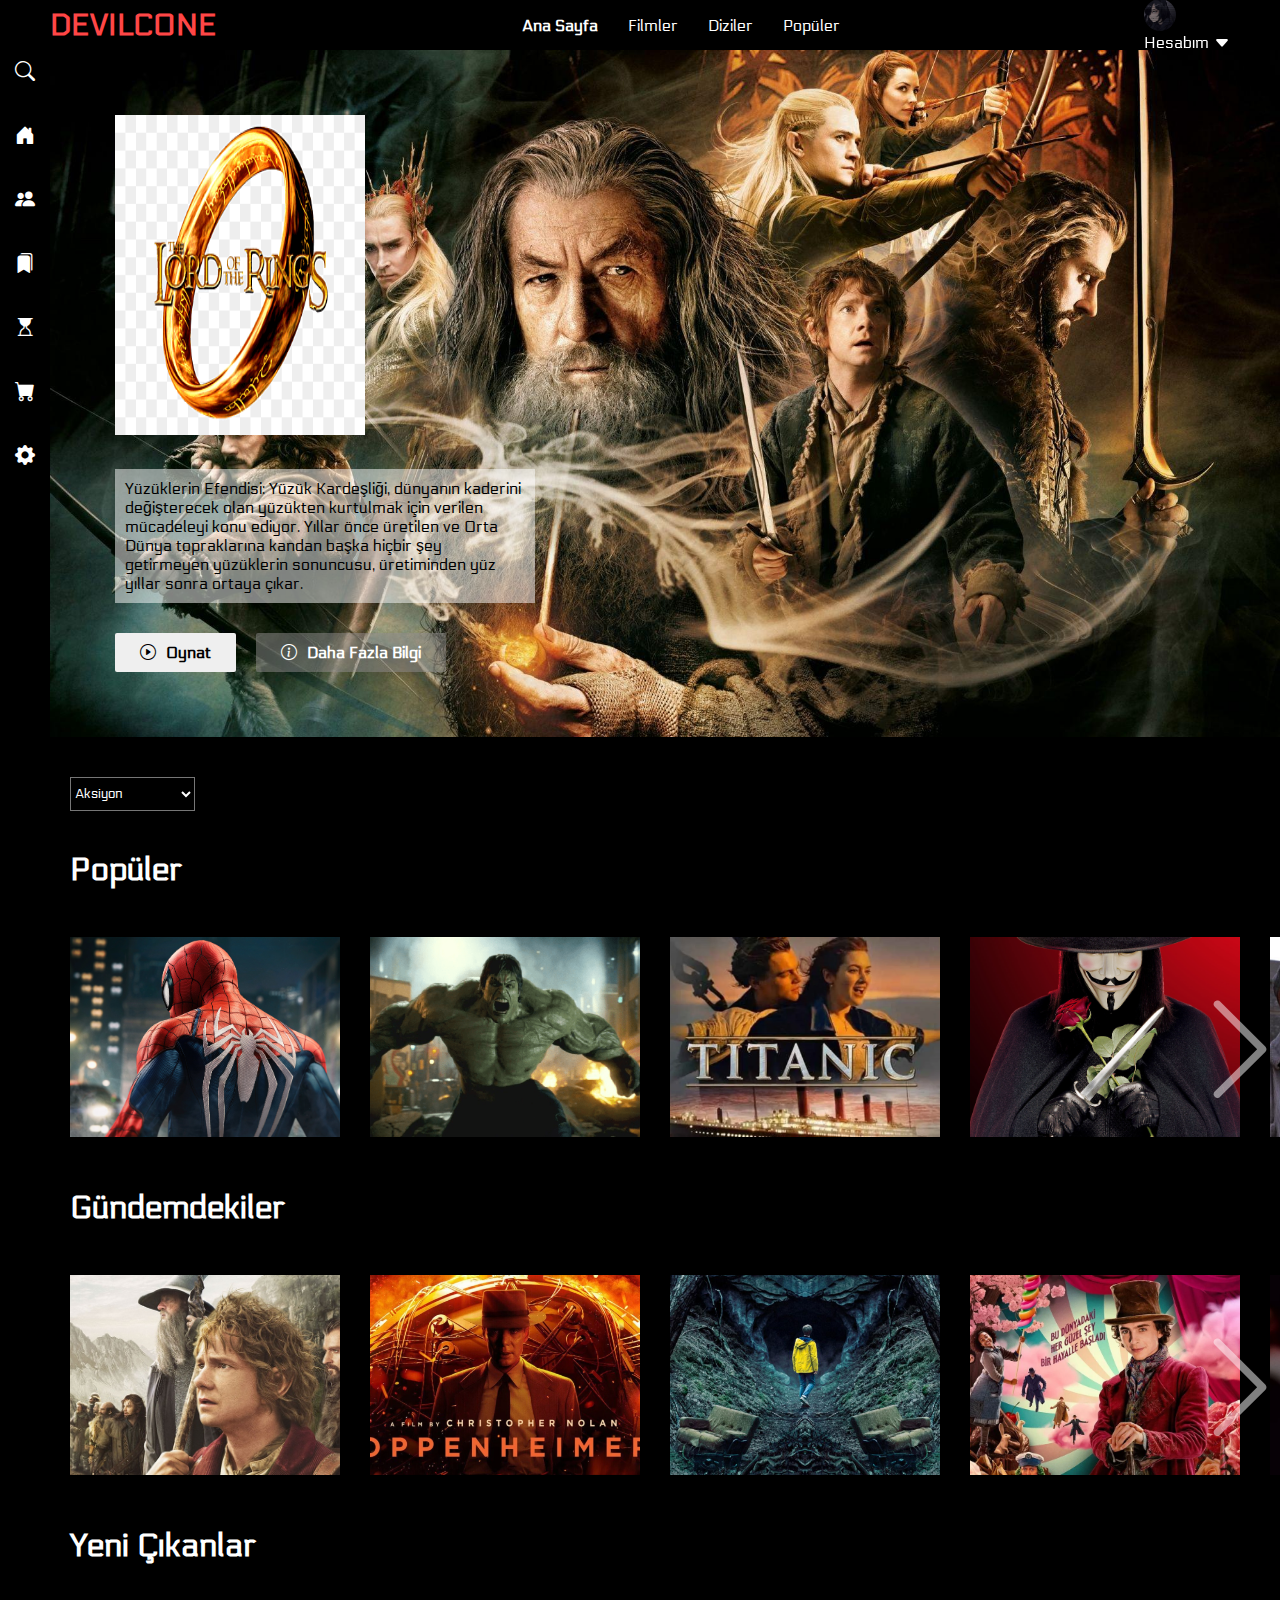
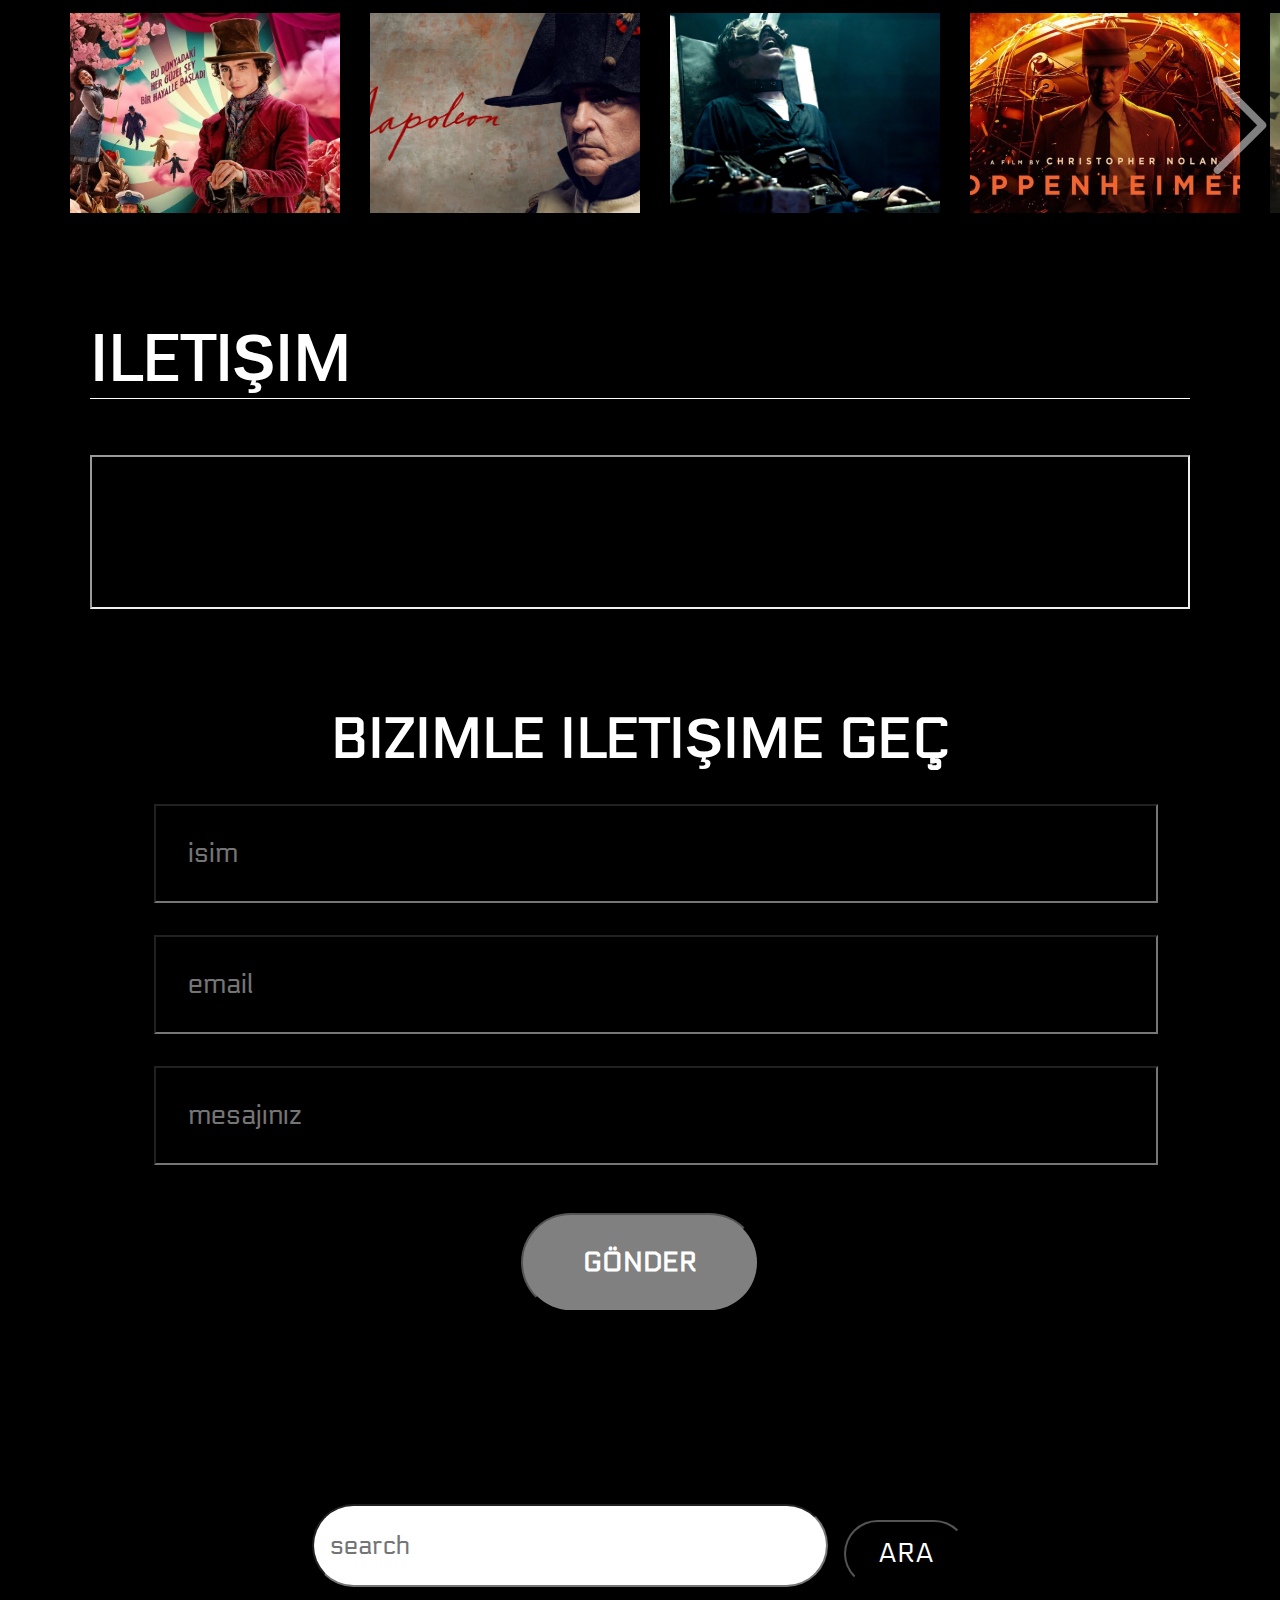
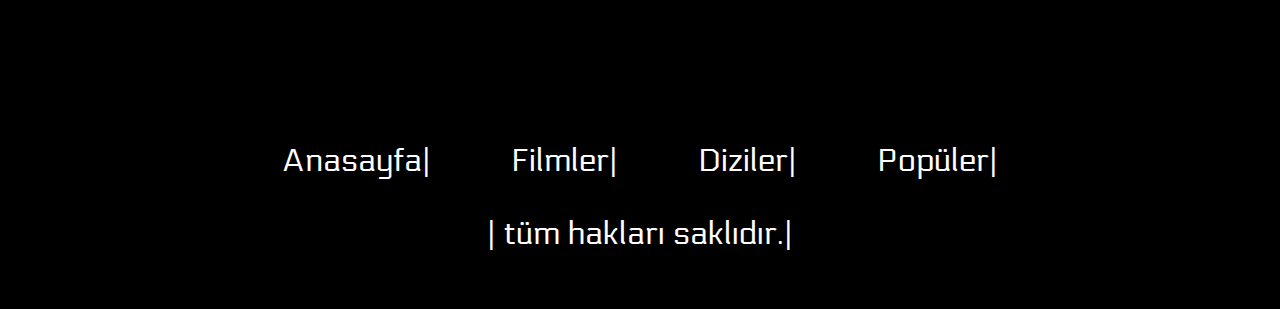
<file: film_projemiz/index.html>
<!DOCTYPE html>
<html lang="en">
  <head>

    <!--Integrated Security=SSPI;Persist Security Info=False;Initial Catalog=master;Data Source=DESKTOP-2GHLP5A\SQLEXPRESS-->
    <meta charset="UTF-8" />
    <meta name="viewport" content="width=device-width, initial-scale=1.0" />
    <title>Devilcone</title>
    <link
      rel="stylesheet"
      href="https://cdn.jsdelivr.net/npm/bootstrap-icons@1.11.1/font/bootstrap-icons.css"
    />
    <link rel="stylesheet" href="style.css" />
  </head>
  <body>
    <!--!navbar baslangıcı-->
    <div class="navbar">
      <!--cssde ulasabilmek icin-->
      <div class="navbar-wrapper">
        <div class="logo-wrapper">
          <h1 class="logo">DEVILCONE</h1>
        </div>
        <div class="menu-container">
          <ul class="menu-list">
            <li class="menu-list-item active"><a href="index.html">Ana Sayfa</a></li>
            <li class="menu-list-item"> <a href="films.html">Filmler</a></li>
            <li class="menu-list-item"><a href="series.html">Diziler</a></li>
            <li class="menu-list-item"><a href="popular.html">Popüler</a></li>
          </ul>
          <!--kopyalandı-->
          <div class="clearfix"></div>
          <script>
          $("span.menu").click(function () {
            $(".top-menu ul").slideToggle("slow", function () {});
          });
        </script>
        <!--kopyalandı-->

        </div>
        <div class="profil-container">
          <img
            class="profile-picture"
            src="img/animekizi2.jpg"
            alt=""
          />

          <div class="profile-text-container">
            <span class="profile-text"><a href="account.html">Hesabım</a></span>
            <i class="bi bi-caret-down-fill"></i>
          </div>
        </div>
      </div>
    </div>
    <!--!navbar bitisi-->

    <!--!sidebar baslangıcı-->
    <div class="sidebar">
      <i class="bi bi-search"></i>
      <a href="index.html"><i class="bi bi-house-door-fill"></i></a>
      <i class="bi bi-people-fill"></i>
      <i class="bi bi-bookmarks-fill"></i>
      <i class="bi bi-hourglass-top"></i>
      <i class="bi bi-cart-fill"></i>
      <i class="bi bi-gear-fill"></i>
    </div>
    <!--!sidebar bitisi-->

    <!--!content start-->
    <div class="container">
      <!--? featured content baslangıc-->
      <div class="content-wrapper">
        <div class="featured-content">
          <img class="featured-title" src="img/title3.png" width="400px" height="320px" alt=""  />
          <p class="featured-desc">
            Yüzüklerin Efendisi: Yüzük Kardeşliği, dünyanın kaderini
            değişterecek olan yüzükten kurtulmak için verilen mücadeleyi konu
            ediyor. Yıllar önce üretilen ve Orta Dünya topraklarına kandan başka
            hiçbir şey getirmeyen yüzüklerin sonuncusu, üretiminden yüz yıllar
            sonra ortaya çıkar.
          </p>
          <div class="featured-buttons">
            <a href="lotr.html">
            <button class="featured-button">
              <i class="bi bi-play-circle"></i>
              Oynat
            </button>
            </a>
            <button class="info-button">
              <i class="bi bi-info-circle"></i>
              Daha Fazla Bilgi
            </button>
          </div>
        </div>
      </div>
      <!-- ?featured content bitis -->

      <!--? filter start-->
      <div class="movie-list-filter">
        <select>
          <a href="action.html"><option>Aksiyon</option></a>
          <option>Animasyon</option>
          <option>Belgesel</option>
          <option>Komedi</option>
          <option>Bilim Kurgu</option>
        </select>
      </div>
      <!--? filter end-->
    </div>

    <!--? movie list start-->
    <div class="movie-list-container">
      <h1 class="movie-list-title">Popüler</h1>
      <div class="movie-list-wrapper">
        <ul class="movie-list">
          <li class="movie-item">
            <img class="movie-item-img" src="img/f1.jpg" alt="">
            <div class="movie-item-info">
              <span class="movie-item-title"><a href="spiderman.html">SPIDER-MAN</a></span>
              
              <div class="movie-item-buttons">
                <i class="bi bi-play-circle-fill"></i>
                <i class="bi bi-hand-thumbs-up-fill"></i>
                <i class="bi bi-hand-thumbs-down-fill"></i>
                <i class="bi bi-plus-circle-fill"></i>
              </div>

            </div>
            
          </li>
          <li class="movie-item">
            <img class="movie-item-img" src="img/f2.jpg" alt="">
            <div class="movie-item-info">
              <span class="movie-item-title">HULK</span>
              
              <div class="movie-item-buttons">
                <i class="bi bi-play-circle-fill"></i>
                <i class="bi bi-hand-thumbs-up-fill"></i>
                <i class="bi bi-hand-thumbs-down-fill"></i>
                <i class="bi bi-plus-circle-fill"></i>
              </div>

            </div>
            
          </li>
          <li class="movie-item">
            <img class="movie-item-img" src="img/f3.jpg" alt="">
            <div class="movie-item-info">
              <span class="movie-item-title">TITANIC</span>
              
              <div class="movie-item-buttons">
                <i class="bi bi-play-circle-fill"></i>
                <i class="bi bi-hand-thumbs-up-fill"></i>
                <i class="bi bi-hand-thumbs-down-fill"></i>
                <i class="bi bi-plus-circle-fill"></i>
              </div>

            </div>
            
          </li>
          <li class="movie-item">
            <img class="movie-item-img" src="img/f4.jpg" alt="">
            <div class="movie-item-info">
              <span class="movie-item-title">V-FOR-VANDETTA</span>
              
              <div class="movie-item-buttons">
                <i class="bi bi-play-circle-fill"></i>
                <i class="bi bi-hand-thumbs-up-fill"></i>
                <i class="bi bi-hand-thumbs-down-fill"></i>
                <i class="bi bi-plus-circle-fill"></i>
              </div>

            </div>
            </li>
            <li class="movie-item">
              <img class="movie-item-img" src="img/f5.jpg" alt="">
              <div class="movie-item-info">
                <span class="movie-item-title">ESARETİN-BEDELİ</span>
                
                <div class="movie-item-buttons">
                  <i class="bi bi-play-circle-fill"></i>
                  <i class="bi bi-hand-thumbs-up-fill"></i>
                  <i class="bi bi-hand-thumbs-down-fill"></i>
                  <i class="bi bi-plus-circle-fill"></i>
                </div>
  
              </div>
              
            </li>
            <li class="movie-item">
              <img class="movie-item-img" src="img/f6.jpg" alt="">
              <div class="movie-item-info">
                <span class="movie-item-title">INCEPTION</span>
                
                <div class="movie-item-buttons">
                  <i class="bi bi-play-circle-fill"></i>
                  <i class="bi bi-hand-thumbs-up-fill"></i>
                  <i class="bi bi-hand-thumbs-down-fill"></i>
                  <i class="bi bi-plus-circle-fill"></i>
                </div>
  
              </div>
              
            </li>
            <li class="movie-item">
              <img class="movie-item-img" src="img/f7.jpg" alt="">
              <div class="movie-item-info">
                <span class="movie-item-title">YEŞİL-YOL</span>
                
                <div class="movie-item-buttons">
                  <i class="bi bi-play-circle-fill"></i>
                  <i class="bi bi-hand-thumbs-up-fill"></i>
                  <i class="bi bi-hand-thumbs-down-fill"></i>
                  <i class="bi bi-plus-circle-fill"></i>
                </div>
  
              </div>
              
            </li>
        </ul>
        <i class="bi bi-chevron-right arrow"></i>
      </div>
    </div>

    <div class="movie-list-container">
      <h1 class="movie-list-title">Gündemdekiler</h1>
      <div class="movie-list-wrapper">
        <ul class="movie-list">
          <li class="movie-item">
            <img class="movie-item-img" src="img/f8.jpg" alt="">
            <div class="movie-item-info">
              <span class="movie-item-title">HOBBIT</span>
              
              <div class="movie-item-buttons">
                <i class="bi bi-play-circle-fill"></i>
                <i class="bi bi-hand-thumbs-up-fill"></i>
                <i class="bi bi-hand-thumbs-down-fill"></i>
                <i class="bi bi-plus-circle-fill"></i>
              </div>

            </div>
            
          </li>
          <li class="movie-item">
            <img class="movie-item-img" src="img/oppenheimer2.jpg" alt="">
            <div class="movie-item-info">
              <span class="movie-item-title">OPPENHEIMER</span>
              
              <div class="movie-item-buttons">
                <i class="bi bi-play-circle-fill"></i>
                <i class="bi bi-hand-thumbs-up-fill"></i>
                <i class="bi bi-hand-thumbs-down-fill"></i>
                <i class="bi bi-plus-circle-fill"></i>
              </div>

            </div>
            
          </li>
          <li class="movie-item">
            <img class="movie-item-img" src="img/dark.jpg" alt="">
            <div class="movie-item-info">
              <span class="movie-item-title">DARK</span>
              
              <div class="movie-item-buttons">
                <i class="bi bi-play-circle-fill"></i>
                <i class="bi bi-hand-thumbs-up-fill"></i>
                <i class="bi bi-hand-thumbs-down-fill"></i>
                <i class="bi bi-plus-circle-fill"></i>
              </div>

            </div>
            
          </li>
          <li class="movie-item">
            <img class="movie-item-img" src="img/wonka.jpg" alt="">
            <div class="movie-item-info">
              <span class="movie-item-title">WONKA</span>
              
              <div class="movie-item-buttons">
                <i class="bi bi-play-circle-fill"></i>
                <i class="bi bi-hand-thumbs-up-fill"></i>
                <i class="bi bi-hand-thumbs-down-fill"></i>
                <i class="bi bi-plus-circle-fill"></i>
              </div>

            </div>
            </li>
            <li class="movie-item">
              <img class="movie-item-img" src="img/fightclub.jpg" alt="">
              <div class="movie-item-info">
                <span class="movie-item-title">FIGHT-CLUB</span>
                
                <div class="movie-item-buttons">
                  <i class="bi bi-play-circle-fill"></i>
                  <i class="bi bi-hand-thumbs-up-fill"></i>
                  <i class="bi bi-hand-thumbs-down-fill"></i>
                  <i class="bi bi-plus-circle-fill"></i>
                </div>
  
              </div>
              
            </li>
            <li class="movie-item">
              <img class="movie-item-img" src="img/kralindonusu.jpg" alt="">
              <div class="movie-item-info">
                <span class="movie-item-title">LOTR|The Return of The King</span>
                
                <div class="movie-item-buttons">
                  <i class="bi bi-play-circle-fill"></i>
                  <i class="bi bi-hand-thumbs-up-fill"></i>
                  <i class="bi bi-hand-thumbs-down-fill"></i>
                  <i class="bi bi-plus-circle-fill"></i>
                </div>
  
              </div>
              
            </li>
            <li class="movie-item">
              <img class="movie-item-img" src="img/forrestgump.jpg" alt="">
              <div class="movie-item-info">
                <span class="movie-item-title">FORREST-GUMP</span>
                
                <div class="movie-item-buttons">
                  <i class="bi bi-play-circle-fill"></i>
                  <i class="bi bi-hand-thumbs-up-fill"></i>
                  <i class="bi bi-hand-thumbs-down-fill"></i>
                  <i class="bi bi-plus-circle-fill"></i>
                </div>
  
              </div>
              
            </li>
        </ul>
        <i class="bi bi-chevron-right arrow"></i>
      </div>
    </div>

    <div class="movie-list-container">
      <h1 class="movie-list-title">Yeni Çıkanlar</h1>
      <div class="movie-list-wrapper">
        <ul class="movie-list">
          <li class="movie-item">
            <img class="movie-item-img" src="img/wonka.jpg" alt="">
            <div class="movie-item-info">
              <span class="movie-item-title">WONKA</span>
              
              <div class="movie-item-buttons">
                <i class="bi bi-play-circle-fill"></i>
                <i class="bi bi-hand-thumbs-up-fill"></i>
                <i class="bi bi-hand-thumbs-down-fill"></i>
                <i class="bi bi-plus-circle-fill"></i>
              </div>

            </div>
            
          </li>
          <li class="movie-item">
            <img class="movie-item-img" src="img/napolyon.jpg" alt="">
            <div class="movie-item-info">
              <span class="movie-item-title">NAPOLYON</span>
              
              <div class="movie-item-buttons">
                <i class="bi bi-play-circle-fill"></i>
                <i class="bi bi-hand-thumbs-up-fill"></i>
                <i class="bi bi-hand-thumbs-down-fill"></i>
                <i class="bi bi-plus-circle-fill"></i>
              </div>

            </div>
            
          </li>
          <li class="movie-item">
            <img class="movie-item-img" src="img/testerex.jpg" alt="">
            <div class="movie-item-info">
              <span class="movie-item-title">TESTERE-X</span>
              
              <div class="movie-item-buttons">
                <i class="bi bi-play-circle-fill"></i>
                <i class="bi bi-hand-thumbs-up-fill"></i>
                <i class="bi bi-hand-thumbs-down-fill"></i>
                <i class="bi bi-plus-circle-fill"></i>
              </div>

            </div>
            
          </li>
          <li class="movie-item">
            <img class="movie-item-img" src="img/oppenheimer2.jpg" alt="">
            <div class="movie-item-info">
              <span class="movie-item-title">OPPENHEIMER</span>
              
              <div class="movie-item-buttons">
                <i class="bi bi-play-circle-fill"></i>
                <i class="bi bi-hand-thumbs-up-fill"></i>
                <i class="bi bi-hand-thumbs-down-fill"></i>
                <i class="bi bi-plus-circle-fill"></i>
              </div>

            </div>
            </li>
            <li class="movie-item">
              <img class="movie-item-img" src="img/karacuma.jpg" alt="">
              <div class="movie-item-info">
                <span class="movie-item-title">BLACK FRIDAY</span>
                
                <div class="movie-item-buttons">
                  <i class="bi bi-play-circle-fill"></i>
                  <i class="bi bi-hand-thumbs-up-fill"></i>
                  <i class="bi bi-hand-thumbs-down-fill"></i>
                  <i class="bi bi-plus-circle-fill"></i>
                </div>
  
              </div>
              
            </li>
            <li class="movie-item">
              <img class="movie-item-img" src="img/mavka.jpg" alt="">
              <div class="movie-item-info">
                <span class="movie-item-title">MAVKA|The-Forest-Song</span>
                
                <div class="movie-item-buttons">
                  <i class="bi bi-play-circle-fill"></i>
                  <i class="bi bi-hand-thumbs-up-fill"></i>
                  <i class="bi bi-hand-thumbs-down-fill"></i>
                  <i class="bi bi-plus-circle-fill"></i>
                </div>
  
              </div>
              
            </li>
            <li class="movie-item">
              <img class="movie-item-img" src="img/jeanne.jpg" alt="">
              <div class="movie-item-info">
                <span class="movie-item-title">JEANNE-DU-BARRY</span>
                
                <div class="movie-item-buttons">
                  <i class="bi bi-play-circle-fill"></i>
                  <i class="bi bi-hand-thumbs-up-fill"></i>
                  <i class="bi bi-hand-thumbs-down-fill"></i>
                  <i class="bi bi-plus-circle-fill"></i>
                </div>
  
              </div>
              
            </li>
        </ul>
        <i class="bi bi-chevron-right arrow"></i>
      </div>
    </div>

    <!--? movie list end-->

    <!--!content start-->

    <!--! contact section start  -->
    <section class="contact" id="contact">
      <h1 class="heading"> <span>iletişim</span></h1>
      <div class="row">
        <iframe
          class="map"
          src="https://www.google.com/maps/embed?pb=!1m18!1m12!1m3!1d12037.852231349814!2d28.985091699999998!3d41.03700175!2m3!1f0!2f0!3f0!3m2!1i1024!2i768!4f13.1!3m3!1m2!1s0x14cab7650656bd63%3A0x8ca058b28c20b6c3!2zVGFrc2ltIE1leWRhbsSxLCBHw7xtw7zFn3N1eXUsIDM0NDM1IEJleW_En2x1L8Swc3RhbmJ1bA!5e0!3m2!1str!2str!4v1652655842555!5m2!1str!2str"
          loading="lazy"
          referrerpolicy="no-referrer-when-downgrade"
        ></iframe>
        <form>
          <h3>bizimle iletişime geç</h3>
          <div class="inputBox">
            <i class="fas fa-user"></i>
            <input type="text" placeholder="isim" />
          </div>
          <div class="inputBox">
            <i class="fas fa-envelope"></i>
            <input type="email" placeholder="email" />
          </div>
          <div class="inputBox">
            <i class="fas fa-phone"></i>
            <input type="text" placeholder="mesajınız" />
          </div>
          <input type="submit" class="btn" value="GÖNDER" />
        </form>
      </div>
    </section>
    <!--! contact section end  -->

     <!--! footer section start  -->
     <section class="footer">
      <div class="search">
        <input type="text" class="search-input" placeholder="search" />
        <button class="btn btn-primary">ARA</button>
      </div>
      <div class="share">
        <a href="#" class="fab fa-facebook"></a>
        <a href="#" class="fab fa-twitter"></a>
        <a href="#" class="fab fa-instagram"></a>
        <a href="#" class="fab fa-linkedin"></a>
        <a href="#" class="fab fa-pinterest"></a>
      </div>

      <div class="links">
        <a href="index.html">Anasayfa|</a>
        <a href="films.html">Filmler|</a>
        <a href="series.html">Diziler|</a>
        <a href="popular.html" class="active">Popüler|</a>
      </div>

      <div class="credit">
         | tüm hakları saklıdır.|
      </div>
    </section>
    <!--! footer section end  -->


    <script src="script.js"></script>
  </body>
</html>
</file>
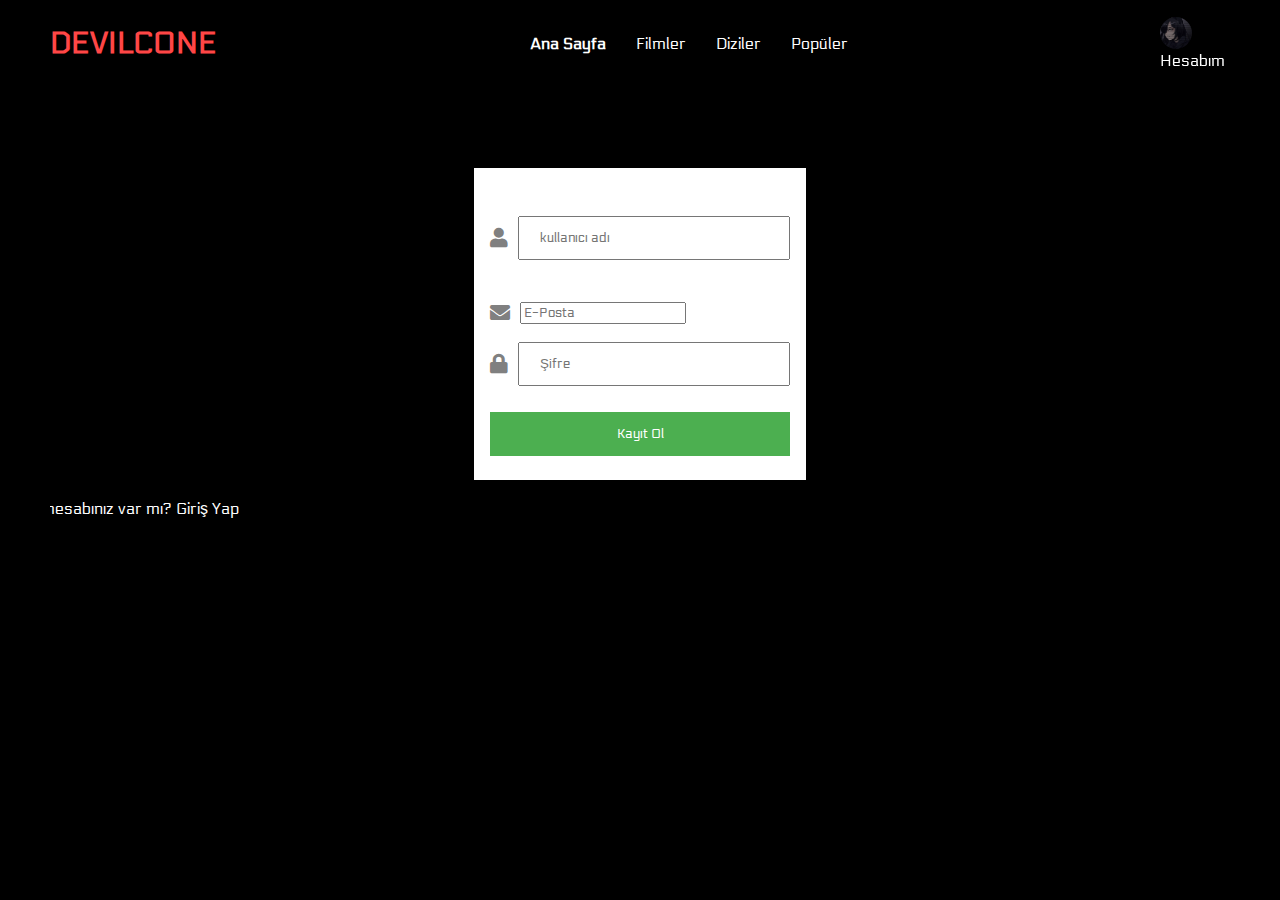
<file: film_projemiz/account.html>
<!DOCTYPE html>
<html lang="en">
  <head>
    <meta charset="UTF-8" />
    <meta name="viewport" content="width=device-width, initial-scale=1.0" />
    <title>ÜYE KAYDI</title>
    <link
      rel="stylesheet"
      href="https://cdn.jsdelivr.net/npm/bootstrap-icons@1.11.1/font/bootstrap-icons.css, https://cdn.jsdelivr.net/npm/bootstrap@5.3.2/dist/css/bootstrap.min.css"
      integrity="sha384-T3c6CoIi6uLrA9TneNEoa7RxnatzjcDSCmG1MXxSR1GAsXEV/Dwwykc2MPK8M2HN" crossorigin="anonymous">
    />
    <link rel="stylesheet" href="style.css" />
  </head>
  <body>
    <!--!navbar baslangıcı-->
    <div class="navbar">
      <!--cssde ulasabilmek icin-->
      <div class="navbar-wrapper">
        <div class="logo-wrapper">
          <h1 class="logo">DEVILCONE</h1>
        </div>
        <div class="menu-container">
          <ul class="menu-list">
            <li class="menu-list-item active"><a href="index.html">Ana Sayfa</a></li>
            <li class="menu-list-item"> <a href="films.html">Filmler</a></li>
            <li class="menu-list-item"><a href="series.html">Diziler</a></li>
            <li class="menu-list-item"><a href="popular.html">Popüler</a></li>
          </ul>
          <!--kopyalandı-->
          <div class="clearfix"></div>
          <script>
          $("span.menu").click(function () {
            $(".top-menu ul").slideToggle("slow", function () {});
          });
        </script>
        <!--kopyalandı-->

        </div>
        <div class="profil-container">
          <img
            class="profile-picture"
            src="img/animekizi2.jpg"
            alt=""
          />

          <div class="profile-text-container">
            <span class="profile-text"><a href="account.html">Hesabım</a></span>
            <i class="bi bi-caret-down-fill"></i>
          </div>
        </div>
      </div>
    </div>
    <!--!navbar bitisi-->

    <!--!sidebar baslangıcı-->
    <div class="sidebar">
      <i class="bi bi-search"></i>
      <i class="bi bi-house-door-fill"></i>
      <i class="bi bi-people-fill"></i>
      <i class="bi bi-bookmarks-fill"></i>
      <i class="bi bi-hourglass-top"></i>
      <i class="bi bi-cart-fill"></i>
      <i class="bi bi-gear-fill"></i>
    </div>
    <!--!sidebar bitisi-->

  <!--!form start-->

    <title>Email ve Şifre Formu</title>
    <link rel="stylesheet" href="https://cdnjs.cloudflare.com/ajax/libs/font-awesome/5.15.3/css/all.min.css">
    <style>
        body {
            font-family: Arial, sans-serif;
        }
        .form-container {
            width: 300px;
            padding: 16px;
            background-color: white;
            margin: 0 auto;
            margin-top: 100px;
            box-shadow: 0px 0px 10px 0px rgba(0,0,0,0.1);
        }
        input[type=text], input[type=password] {
            width: 100%;
            padding: 12px 20px;
            margin: 8px 0;
            box-sizing: border-box;
        }
        button {
            background-color: #4CAF50;
            color: white;
            padding: 14px 20px;
            margin: 8px 0;
            border: none;
            cursor: pointer;
            width: 100%;
        }
        button:hover {
            opacity: 0.8;
        }
        .icon {
            color: grey;
            padding: 8px;
            font-size: 20px;
        }
        .fas {
            font-family: 'Font Awesome 5 Free';
            font-weight: 900;
        }

        .icon-input {
        display: flex;
        align-items: center;
        margin-bottom: 10px;
    }
    .icon-input i {
        margin-right: 10px;
    }
    </style>
</head>

<body>

<div class="container p-5">
    <div class="card p-5">

  <form action="panelgiris.html" method="post" style="max-width: 500px;margin:auto">
    <div class="form-container">
        <span class="icon">
          <div class="icon-input">
            <i class="fas fa-user"></i>
        </span>
        <input type="text" name="text" placeholder="kullanıcı adı" required>
    </div>
        <span class="icon">
          <div class="icon-input">
            <i class="fa fa-envelope"></i>
            <input type="email" name="email" placeholder="E-Posta" required>
        </div>
        <div class="icon-input">
            <i class="fas fa-lock"></i>
        </span>
        <input type="password" name="password" placeholder="Şifre" required>
        </div>
        <button type="submit">Kayıt Ol</button>
      </div>
  </form>
  <br>


  <p>Zaten hesabınız var mı?
<a href="panelgiris.html">Giriş Yap</a></p>
  </div>
  </div>

  <script src="https://cdn.jsdelivr.net/npm/bootstrap@5.3.2/dist/js/bootstrap.bundle.min.js" integrity="sha384-C6RzsynM9kWDrMNeT87bh95OGNyZPhcTNXj1NW7RuBCsyN/o0jlpcV8Qyq46cDfL" crossorigin="anonymous"></script>


</body>
</html>

<!--!form end-->
</file>
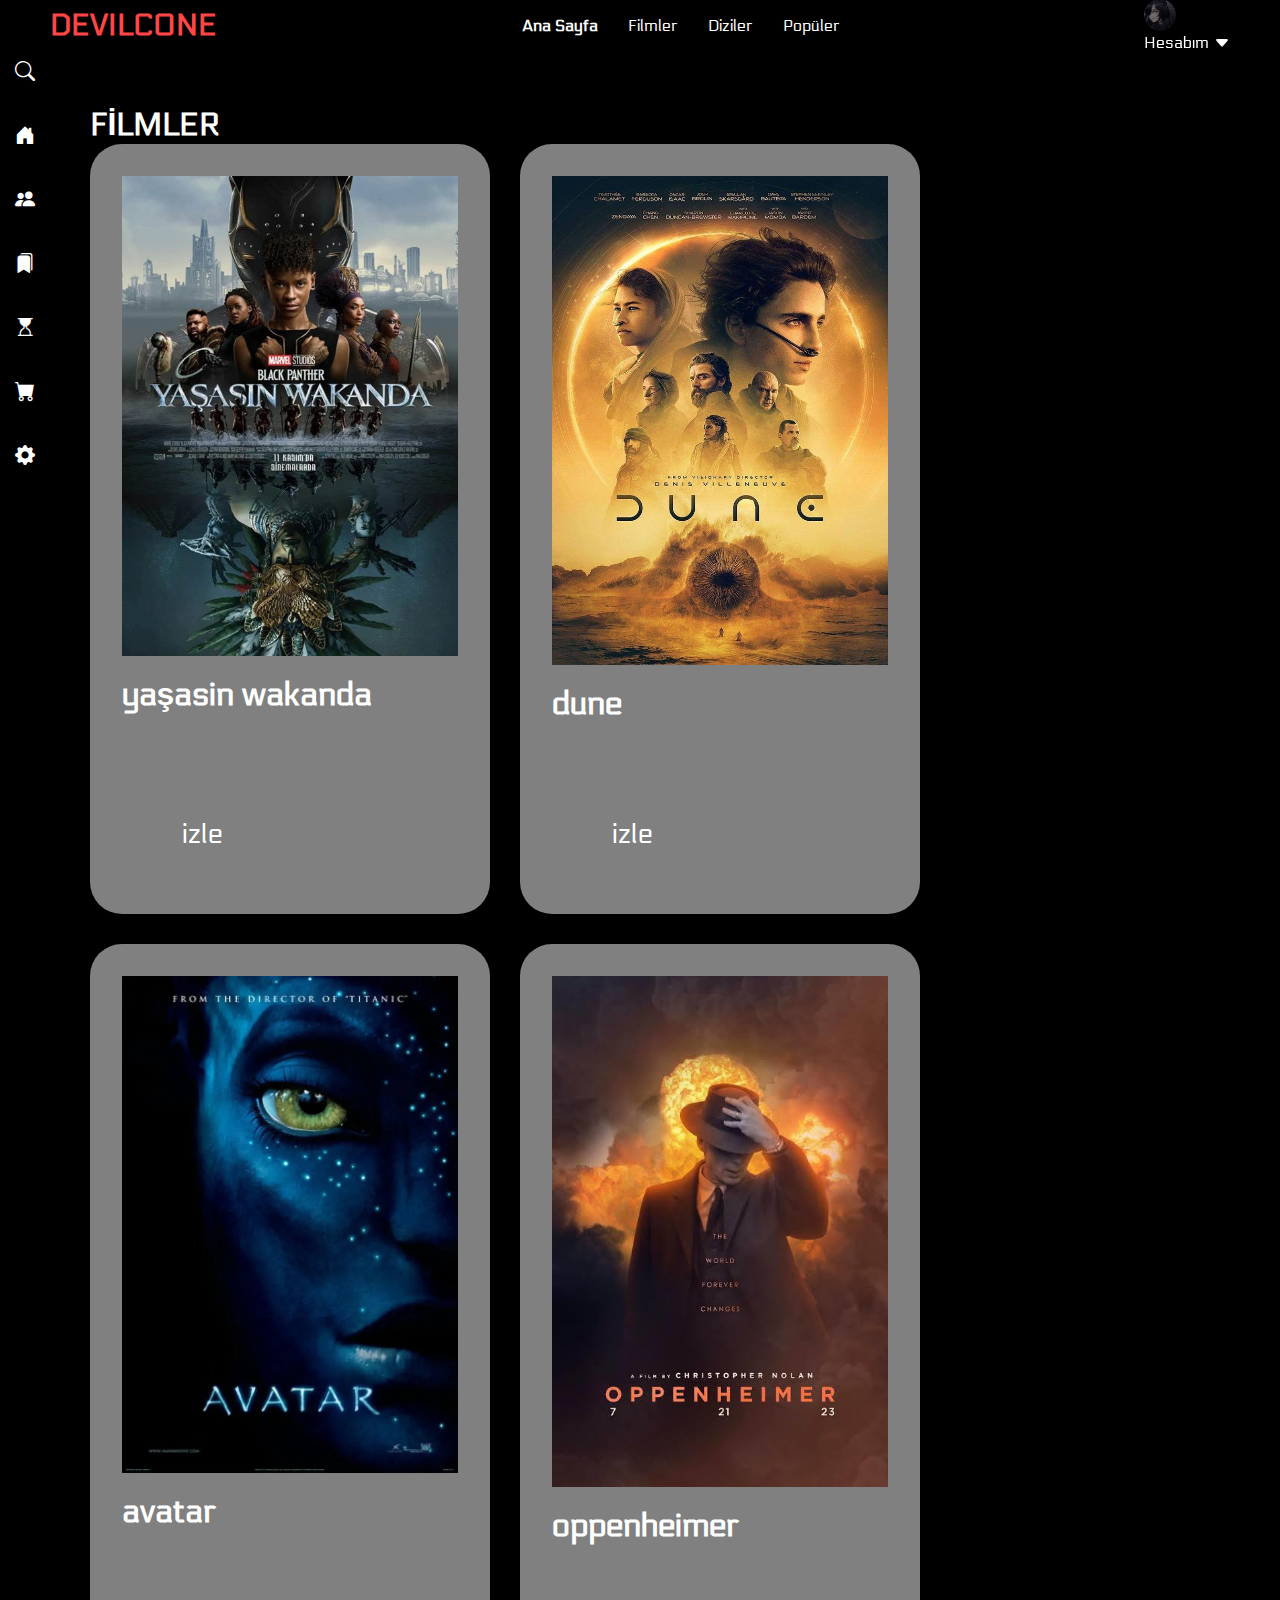
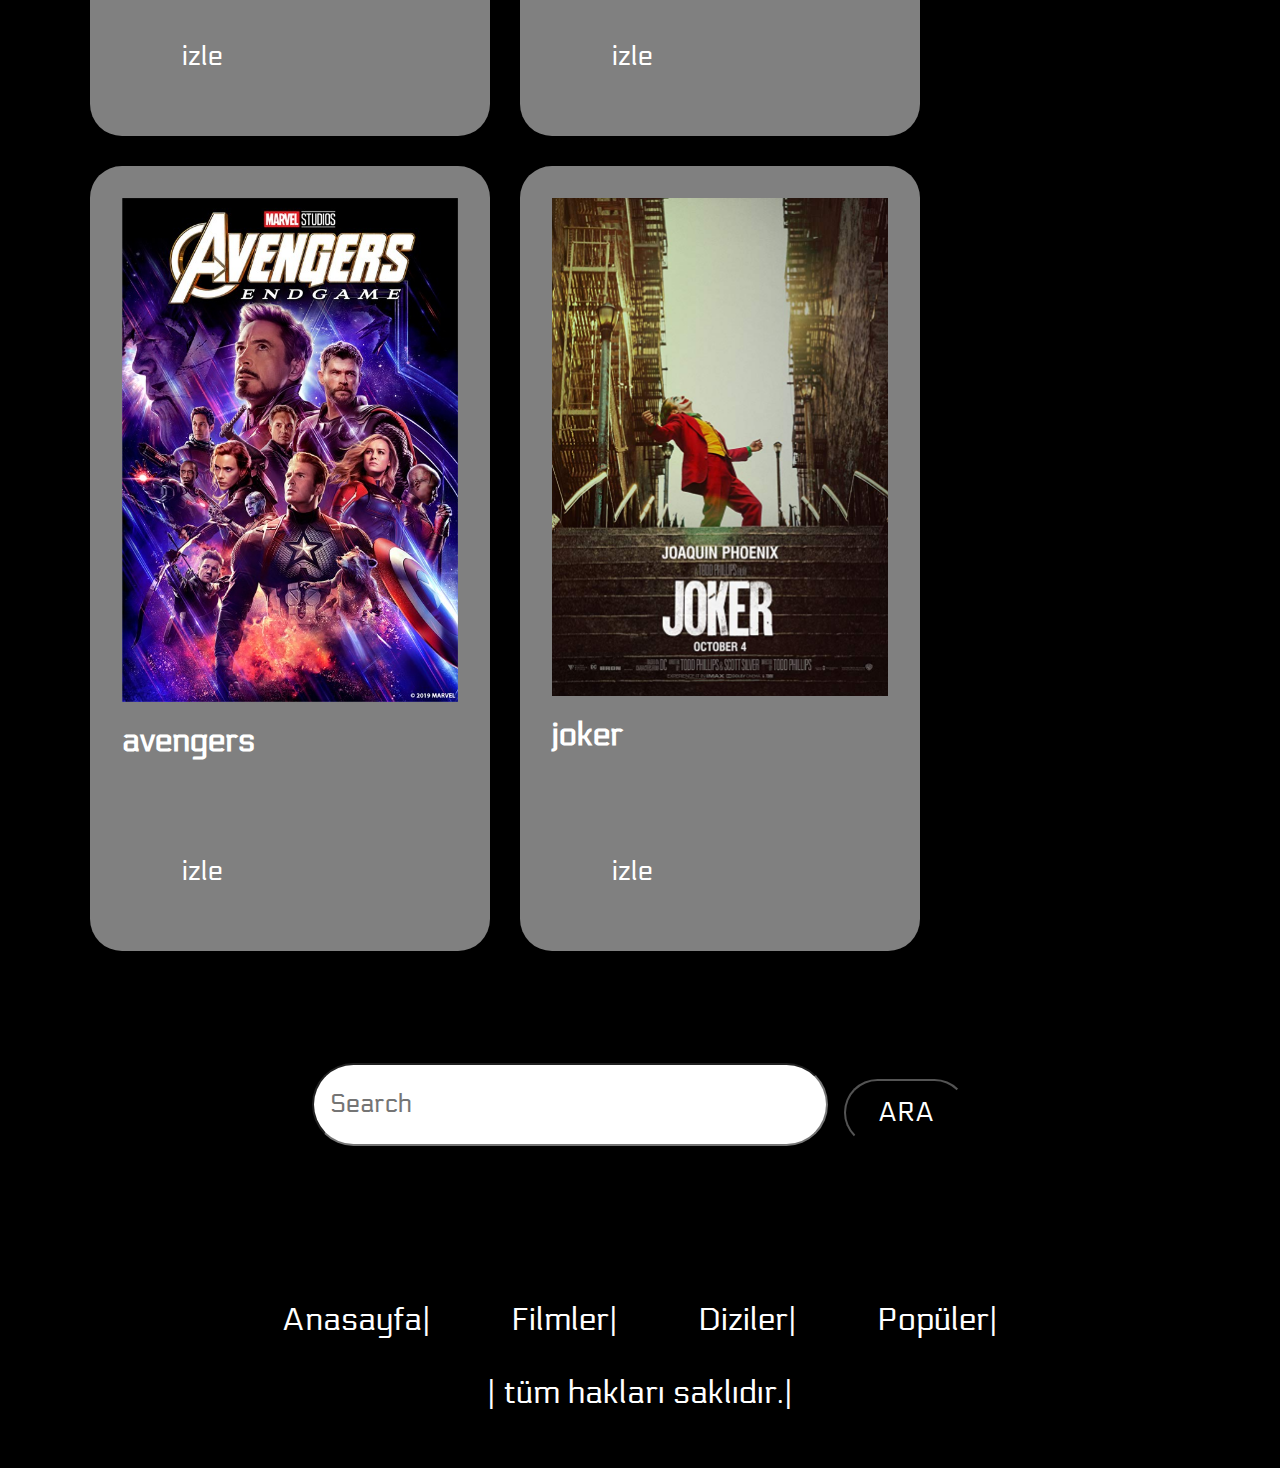
<file: film_projemiz/films.html>
<!DOCTYPE html>
<html lang="en">
  <head>
    <meta charset="UTF-8" />
    <meta name="viewport" content="width=device-width, initial-scale=1.0" />
    <title>Devilcone</title>
    <link
      rel="stylesheet"
      href="https://cdn.jsdelivr.net/npm/bootstrap-icons@1.11.1/font/bootstrap-icons.css"
    />
    <link rel="stylesheet" href="style.css" />
  </head>
  <body>
    <!--!navbar baslangıcı-->
    <div class="navbar">
      <!--cssde ulasabilmek icin-->
      <div class="navbar-wrapper">
        <div class="logo-wrapper">
          <h1 class="logo">DEVILCONE</h1>
        </div>
        <div class="menu-container">
          <ul class="menu-list">
            <li class="menu-list-item active"><a href="index.html">Ana Sayfa</a></li>
            <li class="menu-list-item"> <a href="films.html">Filmler</a></li>
            <li class="menu-list-item"><a href="series.html">Diziler</a></li>
            <li class="menu-list-item"><a href="popular.html">Popüler</a></li>
          </ul>
          <!--kopyalandı-->
          <div class="clearfix"></div>
          <script>
          $("span.menu").click(function () {
            $(".top-menu ul").slideToggle("slow", function () {});
          });
        </script>
        <!--kopyalandı-->

        </div>
        <div class="profil-container">
          <img
            class="profile-picture"
            src="img/animekizi2.jpg"
            alt=""
          />

          <div class="profile-text-container">
            <span class="profile-text"><a href="account.html">Hesabım</a></span>
            <i class="bi bi-caret-down-fill"></i>
          </div>
        
        </div>
      </div>
    </div>
    <!--!navbar bitisi-->

    <!--!sidebar baslangıcı-->
    <div class="sidebar">
      <i class="bi bi-search"></i>
      <a href="index.html"><i class="bi bi-house-door-fill"></i></a>
      <i class="bi bi-people-fill"></i>
      <i class="bi bi-bookmarks-fill"></i>
      <i class="bi bi-hourglass-top"></i>
      <i class="bi bi-cart-fill"></i>
      <i class="bi bi-gear-fill"></i>
    </div>
    <!--!sidebar bitisi-->

    <!--! menu section start-->
    <section class="menu-films">
    <h1> <span>FİLMLER</span></h1>
    <div class="box-container">
      <div class="box">
        <div class="box-head">
          <img src="img/wakanda.jpg" alt="menu-films" />
          <h3><span class="menu-category">YAŞASIN WAKANDA</span></h3>
          <h3></h3>
          
        </div>
        <div class="box-bottom">
          <a href="wakanda.html" class="btn">izle</a>
        </div>
      </div>
      <div class="box">
        <div class="box-head">
          <img src="img/dune.jpg" alt="menu-films" />
          <h3><span class="menu-category">DUNE</span></h3>
          <h3></h3>
        </div>
        <div class="box-bottom">
          <a href="dune.html" class="btn">izle</a>
        </div>
      </div>
      <div class="box">
        <div class="box-head">
          <img src="img/avatar.jpg" alt="menu-films" />
          <h3><span class="menu-category">AVATAR</span></h3>
          <h3></h3>
        </div>
        <div class="box-bottom">
          <a href="avatar.html" class="btn">izle</a>
        </div>
      </div>
      <div class="box">
        <div class="box-head">
          <img src="img/oppi.jpg" alt="menu-films" />
          <h3><span class="menu-category">OPPENHEIMER</span></h3>
          <h3></h3>
        </div>
        <div class="box-bottom">
          <a href="oppenheimer.html" class="btn">izle</a>
        </div>
      </div>
      <div class="box">
        <div class="box-head">
          <img src="img/avengerss.jpg" alt="menu-films" />
          <h3><span class="menu-category">AVENGERS</span></h3>
          <h3></h3>
        </div>
        <div class="box-bottom">
          <a href="avengers.html" class="btn">izle</a>
        </div>
      </div>
      <div class="box">
        <div class="box-head">
          <img src="img/joker.jpg" alt="menu-films" />
          <h3><span class="menu-category">JOKER</span></h3>
          <h3></h3>
        </div>
        <div class="box-bottom">
          <a href="joker.html" class="btn">izle</a>
        </div>
      </div>
    </div>
    </section>

    <!--! menu section end-->

    <!--! footer section start  -->
    <section class="footer">
      <div class="search">
        <input type="text" class="search-input" placeholder="Search" />
        <button class="btn btn-primary">ARA</button>
      </div>
      <div class="share">
        <a href="#" class="fab fa-facebook"></a>
        <a href="#" class="fab fa-twitter"></a>
        <a href="#" class="fab fa-instagram"></a>
        <a href="#" class="fab fa-linkedin"></a>
        <a href="#" class="fab fa-pinterest"></a>
      </div>

      <div class="links">
        <a href="index.html">Anasayfa|</a>
        <a href="films.html">Filmler|</a>
        <a href="series.html">Diziler|</a>
        <a href="popular.html" class="active">Popüler|</a>
      </div>

      <div class="credit">
         | tüm hakları saklıdır.|
      </div>
    </section>
    <!--! footer section end  -->
</file>
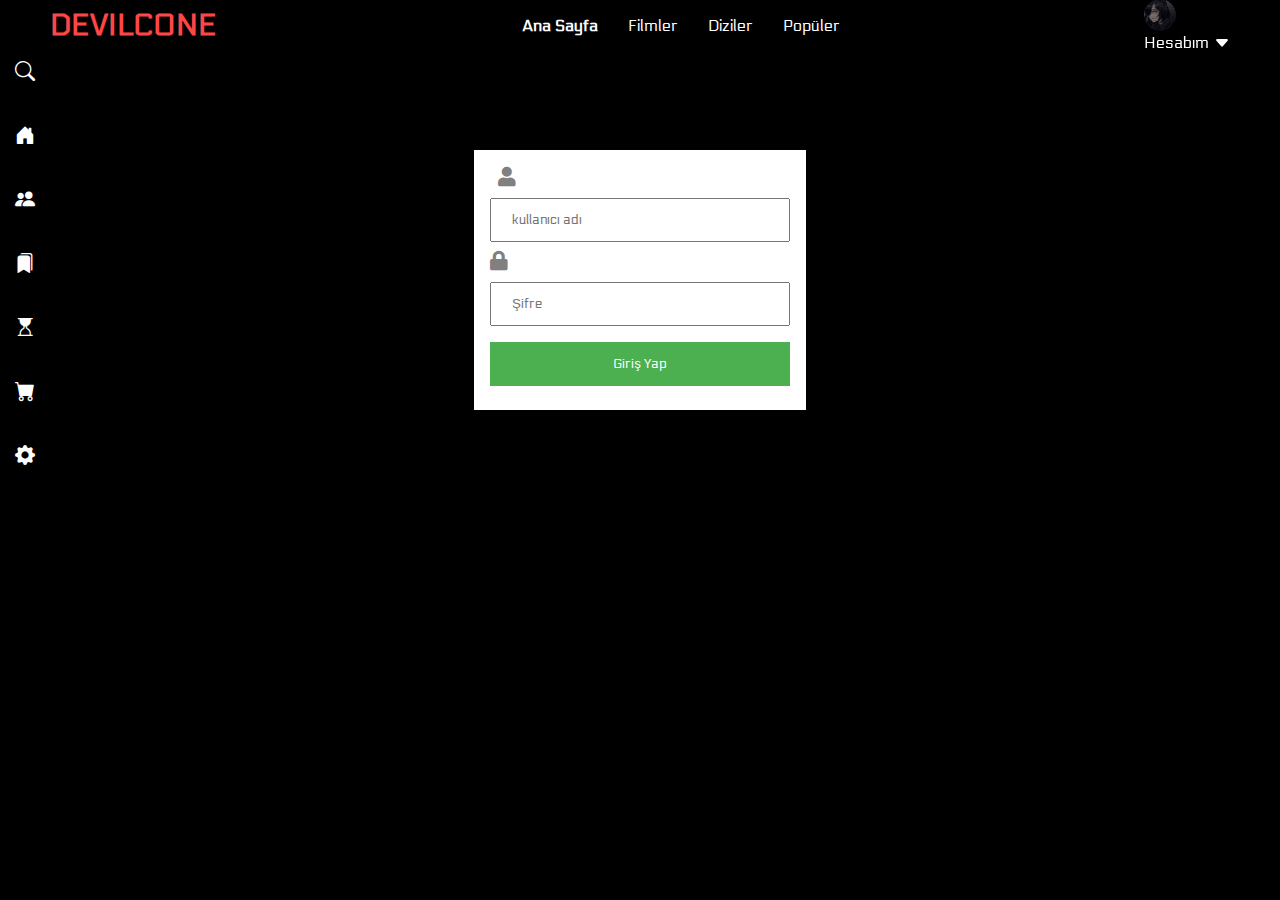
<file: film_projemiz/panelgiris.html>
<!DOCTYPE html>
<html lang="en">
  <head>
    <meta charset="UTF-8" />
    <meta name="viewport" content="width=device-width, initial-scale=1.0" />
    <title>Devilcone</title>
    <link
      rel="stylesheet"
      href="https://cdn.jsdelivr.net/npm/bootstrap-icons@1.11.1/font/bootstrap-icons.css"
    />
    <link rel="stylesheet" href="style.css" />
  </head>
  <body>
    <!--!navbar baslangıcı-->
    <div class="navbar">
      <!--cssde ulasabilmek icin-->
      <div class="navbar-wrapper">
        <div class="logo-wrapper">
          <h1 class="logo">DEVILCONE</h1>
        </div>
        <div class="menu-container">
          <ul class="menu-list">
            <li class="menu-list-item active"><a href="index.html">Ana Sayfa</a></li>
            <li class="menu-list-item"> <a href="films.html">Filmler</a></li>
            <li class="menu-list-item"><a href="series.html">Diziler</a></li>
            <li class="menu-list-item"><a href="popular.html">Popüler</a></li>
          </ul>
          <!--kopyalandı-->
          <div class="clearfix"></div>
          <script>
          $("span.menu").click(function () {
            $(".top-menu ul").slideToggle("slow", function () {});
          });
        </script>
        <!--kopyalandı-->

        </div>
        <div class="profil-container">
          <img
            class="profile-picture"
            src="img/animekizi2.jpg"
            alt=""
          />

          <div class="profile-text-container">
            <span class="profile-text"><a href="account.html">Hesabım</a></span>
            <i class="bi bi-caret-down-fill"></i>
          </div>
        </div>
      </div>
    </div>
    <!--!navbar bitisi-->

    <!--!sidebar baslangıcı-->
    <div class="sidebar">
      <i class="bi bi-search"></i>
      <i class="bi bi-house-door-fill"></i>
      <i class="bi bi-people-fill"></i>
      <i class="bi bi-bookmarks-fill"></i>
      <i class="bi bi-hourglass-top"></i>
      <i class="bi bi-cart-fill"></i>
      <i class="bi bi-gear-fill"></i>
    </div>
    <!--!sidebar bitisi-->

  <!--!form start-->

    <title>Email ve Şifre Formu</title>
    <link rel="stylesheet" href="https://cdnjs.cloudflare.com/ajax/libs/font-awesome/5.15.3/css/all.min.css">
    <style>
        body {
            font-family: Arial, sans-serif;
        }
        .form-container {
            width: 300px;
            padding: 16px;
            background-color: white;
            margin: 0 auto;
            margin-top: 100px;
            box-shadow: 0px 0px 10px 0px rgba(0,0,0,0.1);
        }
        input[type=text], input[type=password] {
            width: 100%;
            padding: 12px 20px;
            margin: 8px 0;
            box-sizing: border-box;
        }
        button {
            background-color: #4CAF50;
            color: white;
            padding: 14px 20px;
            margin: 8px 0;
            border: none;
            cursor: pointer;
            width: 100%;
        }
        button:hover {
            opacity: 0.8;
        }
        .icon {
            color: grey;
            padding: 8px;
            font-size: 20px;
        }
        .fas {
            font-family: 'Font Awesome 5 Free';
            font-weight: 900;
        }

        .icon-input {
        display: flex;
        align-items: center;
        margin-bottom: 10px;
    }
    .icon-input i {
        margin-right: 10px;
    }
    </style>
</head>

<body>
    <form action="panelgiris.html" method="post" style="max-width: 500px;margin:auto">
      <div class="form-container">
          <span class="icon">
              <i class="fas fa-user"></i>
          </span>
          <input type="text" name="text" placeholder="kullanıcı adı" required>
          <span class="icon">
              <i class="fas fa-lock"></i>
          </span>
          <input type="password" name="password" placeholder="Şifre" required>
          <button type="submit">Giriş Yap</button>
  
      </div>
    </form>
</body>
</html>

<!--!form end-->
</file>
<file: film_projemiz/style.css>
@import url("https://fonts.googleapis.com/css2?family=Electrolize&display=swap");
/*!base css baslangıcı  */

* {
  margin: 0; /* navbar sidebar basında bosluk olmaması icin*/
  transition: 0.2s ease;
  font-family: "Electrolize", sans-serif;
}

body {
  font-family: "Electrolize", sans-serif;
  background-color: black;
  color: white;
  
}

.container{
  background-color: black;
  color: white;
}
/*!base css bitişi */

/*!navbar baslangıcı*/
.navbar {
  background-color: black;
  height: 50px;
  color: white;
  position: sticky;
  top: 0;
  z-index: 1;
}

.navbar-wrapper {
  display: flex;
  justify-content: space-between;
  align-items: center;
  height: 100%;
  padding: 0 50px;
}

.logo {
  font-size: 30px;
  color: rgb(255, 70, 70);
}

.menu-list {
  display: flex;
  list-style: none;
  column-gap: 30px;
  padding: 0;
}

.menu-list-item {
  cursor: pointer;
}

.menu-list-item:hover {
  font-weight: bold;
  border-bottom: 0.1rem solid transparent;
  border-color: red;
  padding-bottom: 0.5rem;
}

.menu-list-item.active {
  font-weight: bold;
}

.profile-container {
  display: flex;
  align-items: center;
  column-gap: 20px;
}

.profile-picture {
  width: 32px;
  height: 32px;
  object-fit: cover;
  border-radius: 50%;
}

.profile-text-container {
  display: flex;
  align-items: center;
  column-gap: 5px;
  line-height: 1;
}

/*!navbar bitisi*/

/*!sidebar baslangıcı*/
.sidebar {
  background-color: black;
  color: white;
  height: 100%;
  width: 50px;
  display: flex;
  flex-direction: column;
  align-items: center;
  padding-top: 60px;
  row-gap: 40px;
  position: fixed;
  top: 0;
}

.sidebar i {
  /*html sidebardaki tüm i'ler*/
  color: white;
  font-size: 20px;
  cursor: pointer;
}
/*!sidebar bitisi*/

/*!featured content baslangıc*/
.content-wrapper {
  margin-left: 50px;
  
}
.featured-content {
  background: url("img/yuzuklerin.jpg");
  padding: 65px;
  height: calc(100vh-160px);
  background-size: 100% 100%;
  
}

.featured-title {
  width: 250px;

}

.featured-desc {
  width: 400px;
  background-color: rgba(255, 255, 255, 0.5);
  padding: 10px;
  margin: 30px 0;
  color: black;
}

.featured-buttons {
  display: flex;
  column-gap: 20px;
  flex-wrap: wrap;
}

.featured-buttons button {
  padding: 10px 25px;
  border-radius: 2px;
  border: none;
  outline: none;
  cursor: pointer;
  display: flex;
  column-gap: 10px;
  font-size: 16px;
  font-weight: bold;
  
}

.featured-buttons .info-button {
  background-color: rgb(145, 142, 142, 0.5);
  color: white;
}
/*!featured content bitis*/

/*! filter start*/
.movie-list-filter{
  margin: 20px 0 20px 50px;
  /*yukarı sağ aşağı sol*/
  padding: 20px;
  
}

.movie-list-filter select{
  background-color: black;
  color: white;
  padding: 7px 0;
  width: 125px;
}
/*! filter end*/

/*! movie list start*/
.movie-list-container{
  margin-left: 70px;
  background-color: black;
  color: white;
  
}

.movie-list{
  list-style: none;
  padding: 0;
  height: 300px;
  display: flex;
  align-items: center;
  column-gap: 30px;
  transform: translateX(0);
  transition: 1s all ease-in-out;
  
}

.movie-list-wrapper{
  overflow: hidden;
  position: relative;
}

.movie-item{
  position: relative;
  
}

.movie-item:hover .movie-item-title,
.movie-item:hover .movie-item-buttons{
  opacity: 1;
}

.movie-item:hover .movie-item-img{
  transform: scale(1.2);
  margin: 0 30px;
  opacity: .5;
}

.movie-item-img{
  width: 270px;
  height: 200px;
  object-fit: cover;
  transition: 1s all ease-in-out;
  
}

.movie-item-title{
  background-color: rgb(40, 40, 40, 0.4);
  padding: 0 10px;
  font-size: 28px;
  font-weight: bold;
  position: absolute;
  top: 10%;
  left: 50px;
  opacity: 0;
  transition: 1s all ease-in-out;

}

.movie-item-buttons{
  background-color: rgb(40, 40, 40, 0.4);
  padding: 10px;
  font-weight: bold;
  position: absolute;
  bottom: 10%;
  left: 50px;
  display: flex;
  column-gap: 20px;
  opacity: 0;
  transition: 1s all ease-in-out;

}

.movie-item-buttons i{
  cursor: pointer;
  opacity: .5;
  font-size: 20px;
  transition: 0.5s all ease;
}

.movie-item-buttons i:hover{
  opacity: 1;
}

.arrow{
  width: 100px;
  display: flex;
  font-size: 120px;
  position: absolute;
  right: 0;
  top: 100px;
  opacity: 0.5;
  transition: 0.5s ease all;
  cursor: pointer;
}

.arrow:hover{
  opacity: 1;
}
/*! movie list end*/

/*! responsive start  */
@media only screen and (max-width: 800px){
  .menu-container{
      display: none;
  }

  .featured-content{
      height: 50vh;
  }

  .featured-title{
      width: 200px;
  }

  .featured-desc{
      overflow: hidden;
      display: -webkit-box;
      -webkit-line-clamp: 5;
      -webkit-box-orient: vertical;
      max-width: 200px;
      padding: 0;
  }
}
/*! responsive end  */

/*! menu start  */
.menu-films .box-container {
  display: grid;
  grid-template-columns: repeat(auto-fit, minmax(100px, 400px));
  gap: 30px;
  
}

.menu-films .box-container .box {
  padding: 2rem;
  background-color: #fff;
  border-radius: 2rem;
  background-color: grey;
  min-height: 20rem;
  display: flex;
  flex-direction: column;
  align-items: flex-start;
  justify-content: space-between;
}

.menu-films .box-container .box img {
  width: 100%;
  object-fit: cover;
}

.menu-films .box-container .box .menu-category {
  font-size: 2rem;
  text-transform: lowercase;
}

.menu-films .box-container .box h3 {
  font-size: 0.1rem;
  padding: 1rem 0;
}

.menu-films .box-container .box .price {
  font-size: 0.1rem;
  padding: 0.5rem 0;
}

.menu-films .box-container .box .price span {
  font-size: 1rem;
  text-decoration: line-through;
  font-weight: 0px;
}


/*! menu end  */

/*!btn start*/

section {
  padding: 3.5rem 7%;
}

a {
  color: var(--black-color);
  text-decoration: none;
}

.btn {
  margin-top: 1rem;
  display: inline-block;
  padding: 2rem 3.75rem;
  border-radius: 30rem;
  font-size: 1.7rem;
  color: #fff;
  background-color: var(--black-color);
  cursor: pointer;
}

.btn:hover {
  opacity: 0.9;
}

.heading {
  color: #fff;
  text-transform: uppercase;
  font-size: 4rem;
  margin-bottom: 3.5rem;
  border-bottom: 0.1rem solid #fff;
}

.heading span {
  color: var(--black-color);
  text-transform: uppercase;
}

.search-input {
  font-size: 1.6rem;
  color: var(--black-color);
  padding: 1rem;
  text-transform: none;
  border-radius: 3rem;
}
  /*!btn end*/

  /*! review start  */
.review .box-container {
  display: grid;
  grid-template-columns: repeat(auto-fit, minmax(30rem, 1fr));
  gap: 1.5rem;
}

.review .box-container .box {
  border: var(--border);
  text-align: center;
  padding: 3rem 2rem;
  background-color: gray;
  border-radius: 3rem;
}

.review .box-container .box p {
  font-size: 1.5rem;
  line-height: 1.8;
  padding: 2rem 0;
}

.review .box-container .box .user {
  height: 7rem;
  width: 7rem;
  border-radius: 50%;
  object-fit: cover;
}

.review .box-container .box h3 {
  padding: 1rem 0;
  font-size: 2rem;
  color: var(--main-color);
}

.review .box-container .box .stars i {
  font-size: 1.5rem;
  color: gold;
}

/*! review end  */

  /*! contact start  */
.contact .row {
  display: flex;
  background-color: var(--black-color);
  flex-wrap: wrap;
  gap: 1rem;
}

.contact .row .map {
  flex: 1 1 45rem;
  width: 100%;
  object-fit: cover;
}
.contact .row form {
  flex: 1 1 45rem;
  padding: 5rem 2rem;
  text-align: center;
}

.contact .row form h3 {
  text-transform: uppercase;
  font-size: 3.5rem;
  color: #fff;
}

.contact .row form .inputBox {
  display: flex;
  align-items: center;
  margin: 2rem 0;
  border: var(--border);
}

.contact .row form .inputBox i {
  color: #fff;
  font-size: 2rem;
  padding-left: 2rem;
}

.contact .row form .inputBox input {
  width: 100%;
  padding: 2rem;
  font-size: 1.7rem;
  color: #fff;
  text-transform: none;
  background-color: transparent;
}

.contact .row form .btn {
  color: var(--main-color);
  background-color: gray;
  font-weight: bold;
}

/*! contact end  */

/*! footer start  */
.footer {
  background-color: var(--black-color);
  text-align: center;
}

.footer .search {
  display: flex;
  justify-content: center;
}

.footer .search .search-input {
  width: 30rem;
}

.footer .search .btn-primary {
  background-color: var(--main-color);
  padding: 1rem 2rem;
  margin-left: 1rem;
}

.footer .share {
  padding: 2rem 0;
}

.footer .share a {
  width: 5rem;
  height: 5rem;
  line-height: 5rem;
  color: #fff;
  font-size: 2rem;
  border: var(--border);
  border-radius: 50%;
  margin: 0.3rem;
}

.footer .share a:hover {
  background-color: var(--main-color);
}

.footer .links {
  display: flex;
  justify-content: center;
  flex-wrap: wrap;
  gap: 1rem;
}

.footer .links a {
  background-color: var(--main-color);
  padding: 0.7rem 2rem;
  color: #fff;
  font-size: 2rem;
  border: var(--border);
}

.footer .links a:hover {
  background-color: var(--black-color);
  opacity: 0.7;
}

.footer .links a.active {
  background-color: var(--black-color);
}

.footer .credit {
  font-size: 2rem;
  color: #fff;
  font-weight: 300;
  padding-top: 1.5rem;
}

.footer .credit span {
  color: var(--main-color);
}
/*! footer end  */
</file>
